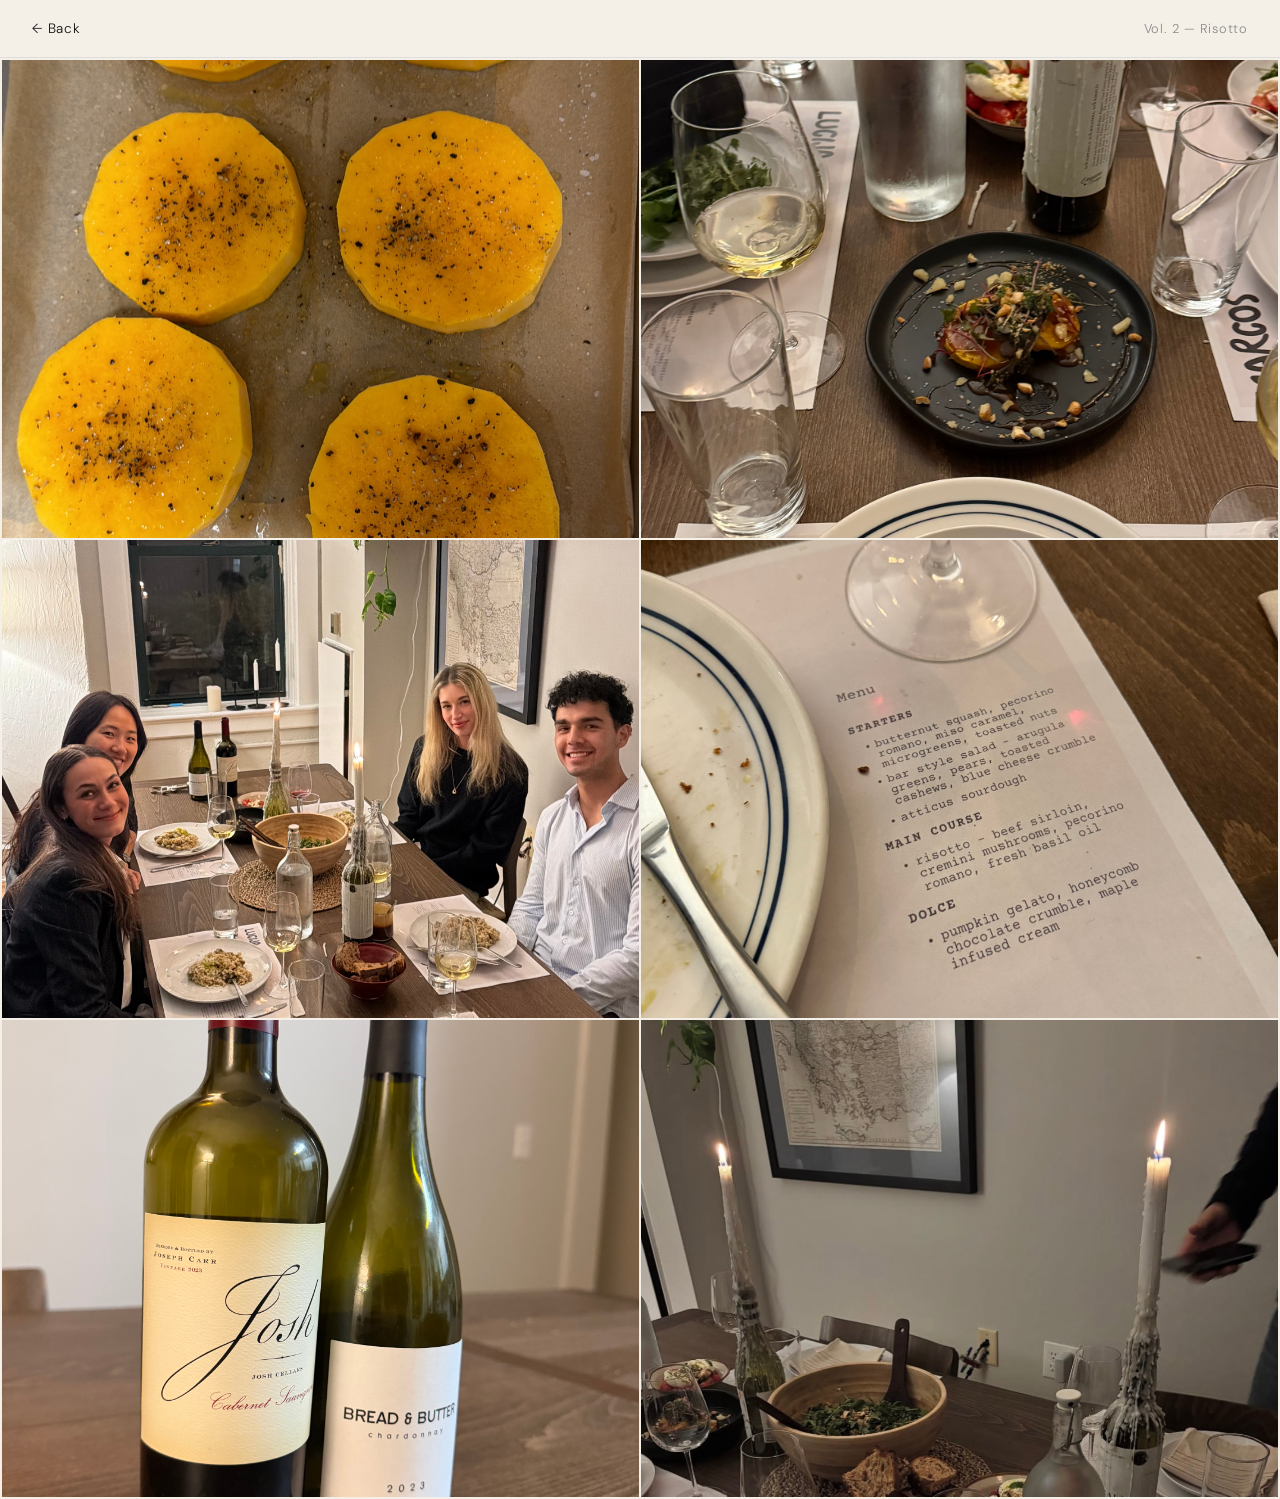
<file: dinner-2.html>
<!DOCTYPE html>
<html lang="en">
<head>
  <meta charset="UTF-8">
  <meta name="viewport" content="width=device-width, initial-scale=1.0">
  <title>Vol. 2 — Enoteca</title>
  <link rel="preconnect" href="https://fonts.googleapis.com">
  <link rel="preconnect" href="https://fonts.gstatic.com" crossorigin>
  <link href="https://fonts.googleapis.com/css2?family=DM+Sans:ital,wght@0,300;0,400;0,500;1,300&display=swap" rel="stylesheet">
  <link rel="stylesheet" href="gallery.css">
</head>
<body>
  <header class="bar">
    <a href="index.html" class="back">&#x2190; Back</a>
    <span>Vol. 2 — Risotto</span>
  </header>
  <div class="grid">
    <img src="images/pictures for vol2/10FAF883-24DD-491F-8FA4-E27E6211E3F1.jpg" alt="">
    <img src="images/pictures for vol2/IMG_1887.jpeg" alt="">
    <img src="images/pictures for vol2/IMG_1893.jpeg" alt="">
    <img src="images/pictures for vol2/IMG_1898.jpeg" alt="">
    <img src="images/pictures for vol2/IMG_1904.jpeg" alt="">
    <img src="images/pictures for vol2/IMG_9710.jpg" alt="" style="object-position: top;">
  </div>
</body>
</html>
</file>
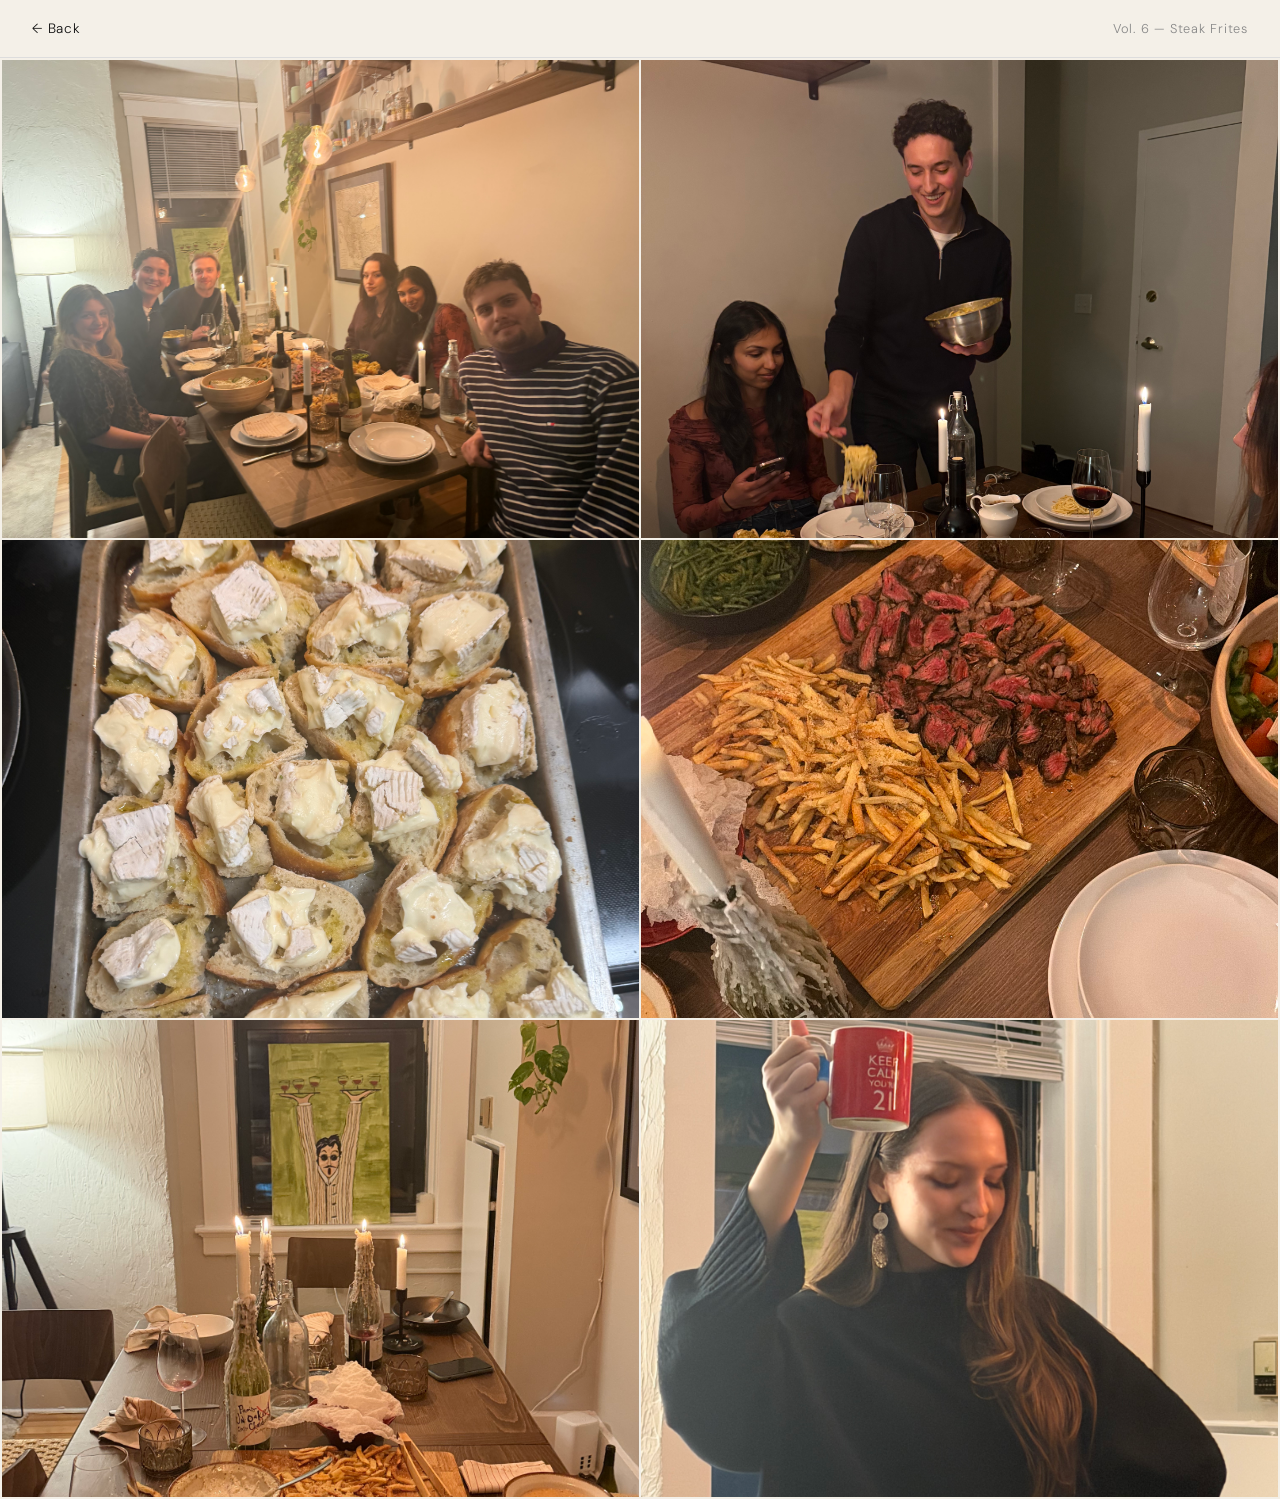
<file: dinner-5.html>
<!DOCTYPE html>
<html lang="en">
<head>
  <meta charset="UTF-8">
  <meta name="viewport" content="width=device-width, initial-scale=1.0">
  <title>Vol. 5 — Enoteca</title>
  <link rel="preconnect" href="https://fonts.googleapis.com">
  <link rel="preconnect" href="https://fonts.gstatic.com" crossorigin>
  <link href="https://fonts.googleapis.com/css2?family=DM+Sans:ital,wght@0,300;0,400;0,500;1,300&display=swap" rel="stylesheet">
  <link rel="stylesheet" href="gallery.css">
</head>
<body>
  <header class="bar">
    <a href="index.html" class="back">&#x2190; Back</a>
    <span>Vol. 6 — Steak Frites</span>
  </header>
  <div class="grid">
    <img src="images/steak frites/IMG_4929.jpeg" alt="">
    <img src="images/steak frites/IMG_6787.jpeg" alt="" style="object-position: 50% 25%;">
    <img src="images/steak frites/IMG_6798.jpeg" alt="">
    <img src="images/steak frites/IMG_6845.jpeg" alt="">
    <img src="images/steak frites/IMG_6858.jpeg" alt="">
    <img src="images/steak frites/IMG_6903.jpeg" alt="">
  </div>
</body>
</html>
</file>
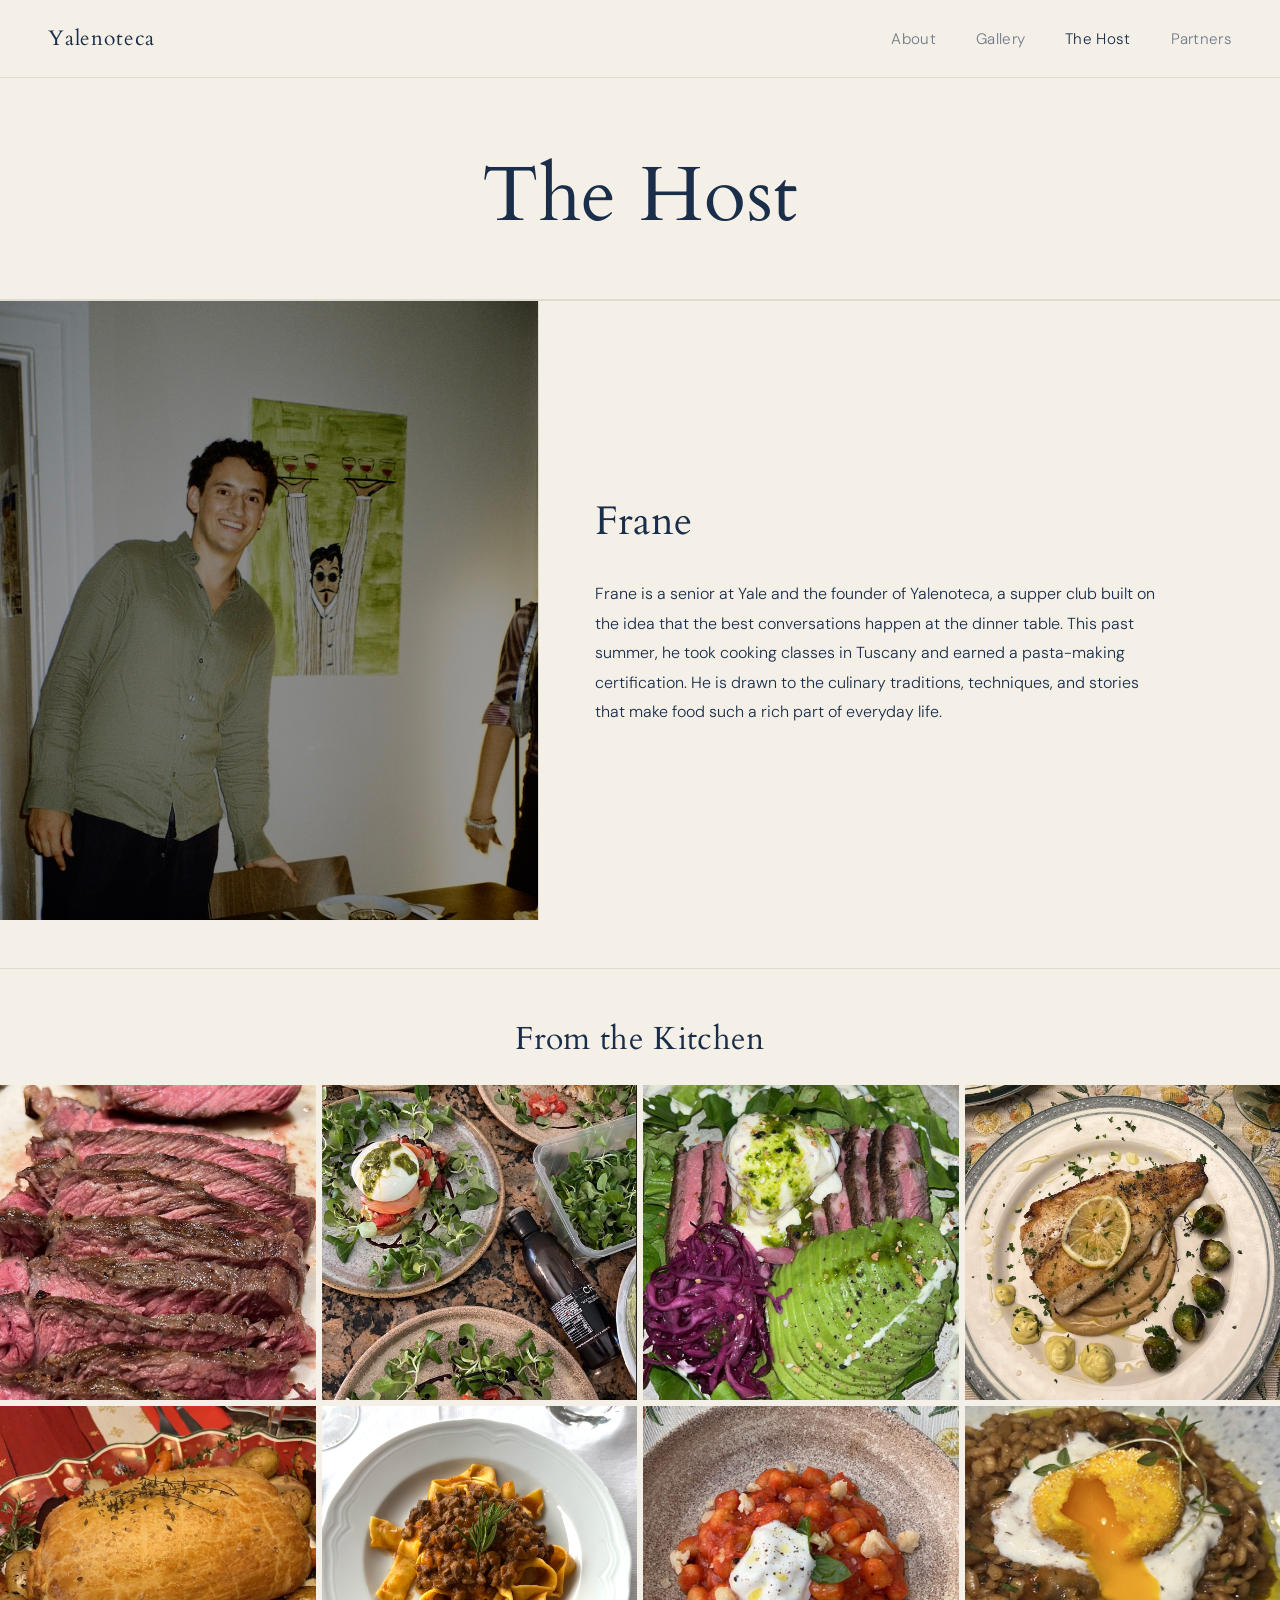
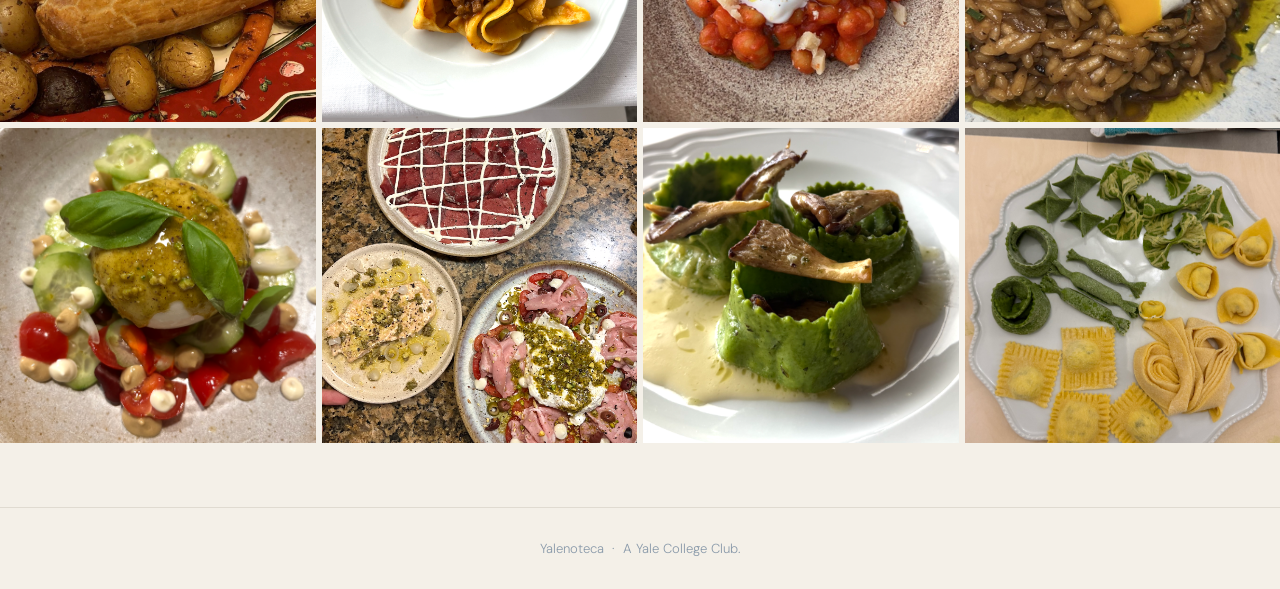
<file: host.html>
<!DOCTYPE html>
<html lang="en">
<head>
  <meta charset="UTF-8">
  <meta name="viewport" content="width=device-width, initial-scale=1.0">
  <title>The Host — Yalenoteca</title>
  <link rel="preconnect" href="https://fonts.googleapis.com">
  <link rel="preconnect" href="https://fonts.gstatic.com" crossorigin>
  <link href="https://fonts.googleapis.com/css2?family=Cardo:ital,wght@0,400;0,700;1,400&family=DM+Sans:wght@300;400&family=Lora:ital,wght@0,400;0,500;0,600;1,400;1,500&family=Cormorant+Garamond:ital,wght@0,300;0,400;0,500;0,600;1,300;1,400&display=swap" rel="stylesheet">
  <link rel="stylesheet" href="gallery-page.css">
  <!-- Google tag (gtag.js) -->
  <script async src="https://www.googletagmanager.com/gtag/js?id=G-NR1KRSPYT8"></script>
  <script>
    window.dataLayer = window.dataLayer || [];
    function gtag(){dataLayer.push(arguments);}
    gtag('js', new Date());
    gtag('config', 'G-NR1KRSPYT8');
  </script>
  <style>
    .host {
      display: grid;
      grid-template-columns: 42% 58%;
      border-top: 1px solid var(--line);
      height: 620px;
      max-width: 1400px;
      margin: 0 auto;
    }

    .host__text p {
      max-width: 560px;
    }

    .host__image {
      overflow: hidden;
      height: 100%;
    }

    .host__image img {
      width: 100%;
      height: 100%;
      object-fit: cover;
      object-position: 50% 15%;
    }

    .host__text {
      padding: 3.5rem;
      display: flex;
      flex-direction: column;
      justify-content: center;
      gap: 1.4rem;
      border-left: 1px solid var(--line);
    }

    .host__name {
      font-family: 'Cardo', Georgia, serif;
      font-size: clamp(1.8rem, 3.5vw, 2.5rem);
      font-weight: 400;
      font-style: normal;
      letter-spacing: 0.01em;
      color: var(--ink);
      margin-bottom: 0.5rem;
    }

    .host__text p {
      font-family: 'DM Sans', sans-serif;
      font-size: 1rem;
      font-weight: 300;
      line-height: 1.85;
      color: var(--ink);
    }

    @media (max-width: 768px) {
      .host {
        grid-template-columns: 1fr;
      }
      .host__image {
        height: 400px;
      }
      .host__text {
        border-left: none;
        border-top: 1px solid var(--line);
        padding: 2rem 1.5rem;
      }
    }

    .food-grid {
      display: grid;
      grid-template-columns: repeat(4, 1fr);
      gap: 6px;
      padding: 0 0 4rem;
    }

    .food-grid__item {
      overflow: hidden;
      aspect-ratio: 1;
    }

    .food-grid__item img {
      width: 100%;
      height: 100%;
      object-fit: cover;
      object-position: center;
      transition: transform 0.6s ease;
    }

    .food-grid__item:hover img {
      transform: scale(1.08);
    }

    @media (max-width: 768px) {
      .food-grid {
        grid-template-columns: repeat(2, 1fr);
      }
    }
  </style>
</head>
<body>

  <nav class="nav">
    <a href="index.html" class="nav__logo">Yalenoteca</a>
    <ul class="nav__links">
      <li><a href="index.html">About</a></li>
      <li><a href="gallery.html">Gallery</a></li>
      <li><a href="host.html" class="nav__active">The Host</a></li>
      <li><a href="partners.html">Partners</a></li>
    </ul>
  </nav>

  <header class="gallery-header">
    <h1>The Host</h1>
  </header>

  <div class="host">
    <div class="host__image">
      <img src="images/Host image/62205b32-4b0e-40b8-a236-56c798fa2126.jpg" alt="Frane Marusic">
    </div>
    <div class="host__text">
      <h2 class="host__name">Frane</h2>
      <p>Frane is a senior at Yale and the founder of Yalenoteca, a supper club built on the idea that the best conversations happen at the dinner table. This past summer, he took cooking classes in Tuscany and earned a pasta-making certification. He is drawn to the culinary traditions, techniques, and stories that make food such a rich part of everyday life.</p>
    </div>
  </div>

  <div class="kitchen-label">
    <p>From the Kitchen</p>
  </div>

  <div class="food-grid">
    <div class="food-grid__item"><img src="images/host/food/IMG_7601.jpg" alt=""></div>
    <div class="food-grid__item"><img src="images/host/food/IMG_7602.jpg" alt=""></div>
    <div class="food-grid__item"><img src="images/host/food/IMG_7603.jpg" alt=""></div>
    <div class="food-grid__item"><img src="images/host/food/IMG_7604.jpg" alt=""></div>
    <div class="food-grid__item"><img src="images/host/food/IMG_7605.jpg" alt=""></div>
    <div class="food-grid__item"><img src="images/host/food/Screenshot-2026-10-06-at-12.40.21-PM.png" alt=""></div>
    <div class="food-grid__item"><img src="images/host/food/Screenshot-2026-10-06-at-12.41.34-PM.png" alt=""></div>
    <div class="food-grid__item"><img src="images/host/food/Screenshot-2026-10-06-at-12.41.43-PM.png" alt=""></div>
    <div class="food-grid__item"><img src="images/host/food/Screenshot-2026-10-06-at-12.43.04-PM.png" alt=""></div>
    <div class="food-grid__item"><img src="images/host/food/Screenshot-2026-10-06-at-12.45.10-PM.png" alt=""></div>
    <div class="food-grid__item"><img src="images/host/food/Screenshot-2026-10-06-at-12.51.40-PM.png" alt=""></div>
    <div class="food-grid__item"><img src="images/host/food/IMG_2284.jpeg" alt="" style="transform: scale(1.25); object-position: center;"></div>
  </div>

  <footer class="gallery-footer">
    <p>Yalenoteca &nbsp;·&nbsp; A Yale College Club.</p>
  </footer>

</body>
</html>
</file>
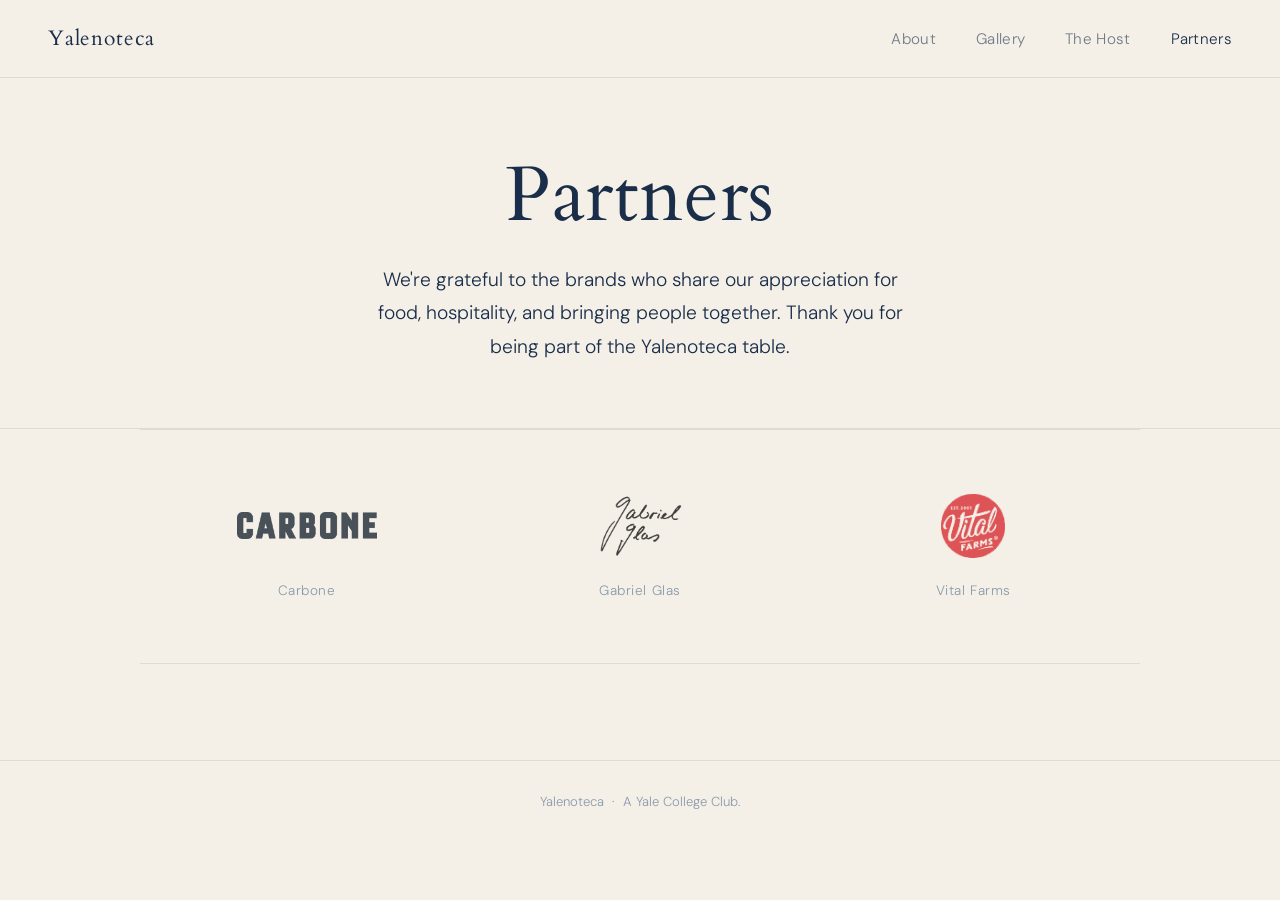
<file: partners.html>
<!DOCTYPE html>
<html lang="en">
<head>
  <meta charset="UTF-8">
  <meta name="viewport" content="width=device-width, initial-scale=1.0">
  <title>Partners — Yalenoteca</title>
  <link rel="preconnect" href="https://fonts.googleapis.com">
  <link rel="preconnect" href="https://fonts.gstatic.com" crossorigin>
  <link href="https://fonts.googleapis.com/css2?family=Cardo:ital,wght@0,400;0,700;1,400&family=DM+Sans:wght@300;400&family=Lora:ital,wght@0,400;0,500;1,400&display=swap" rel="stylesheet">
  <link rel="stylesheet" href="gallery-page.css">
  <!-- Google tag (gtag.js) -->
  <script async src="https://www.googletagmanager.com/gtag/js?id=G-NR1KRSPYT8"></script>
  <script>
    window.dataLayer = window.dataLayer || [];
    function gtag(){dataLayer.push(arguments);}
    gtag('js', new Date());
    gtag('config', 'G-NR1KRSPYT8');
  </script>
  <style>
    :root {
      --cardo: 'Cardo', Georgia, serif;
    }

    .partners-grid {
      display: grid;
      grid-template-columns: repeat(3, 1fr);
      border-top: 1px solid var(--line);
      max-width: 1000px;
      margin: 0 auto 6rem;
    }

    .partner-card {
      padding: 4rem 3rem;
      border-bottom: 1px solid var(--line);
      display: flex;
      flex-direction: column;
      align-items: center;
      justify-content: center;
      gap: 1.5rem;
      text-align: center;
    }

    .partner-card:nth-child(odd) {
      border-right: none;
    }

    /* Partners header */
    .partners-header {
      padding: 5rem 3rem 4rem;
      border-bottom: 1px solid var(--line);
      text-align: center;
    }

    .partners-header__label {
      font-family: var(--font);
      font-size: 0.65rem;
      letter-spacing: 0.28em;
      text-transform: uppercase;
      color: var(--grey);
      margin-bottom: 1.5rem;
    }

    .partners-header__title {
      font-family: var(--cardo);
      font-size: clamp(3rem, 6vw, 5rem);
      font-weight: 400;
      color: var(--ink);
      line-height: 1;
      letter-spacing: 0.01em;
      margin-bottom: 0;
    }

    .partners-header__sub {
      font-family: 'DM Sans', sans-serif;
      font-size: clamp(1rem, 2vw, 1.2rem);
      font-weight: 300;
      line-height: 1.75;
      color: var(--ink);
      max-width: 560px;
      margin: 1.75rem auto 0;
    }

    .partner-card__logo {
      height: 64px;
      width: auto;
      max-width: 140px;
      object-fit: contain;
      mix-blend-mode: multiply;
      opacity: 0.75;
      transition: opacity 0.3s;
    }

    .partner-card:hover .partner-card__logo {
      opacity: 1;
    }

    .partner-card__name {
      font-family: 'DM Sans', sans-serif;
      font-size: 0.85rem;
      font-weight: 300;
      letter-spacing: 0.04em;
      text-transform: none;
      color: var(--grey);
    }

    @media (max-width: 768px) {
      .partners-grid {
        grid-template-columns: 1fr;
        border-top: none;
      }
      .partner-card {
        padding: 2.5rem 2rem;
        border-bottom: none;
      }
      .partner-card__logo {
        height: 48px;
        max-width: 120px;
      }
    }
  </style>
</head>
<body>

  <nav class="nav">
    <a href="index.html" class="nav__logo">Yalenoteca</a>
    <ul class="nav__links">
      <li><a href="index.html">About</a></li>
      <li><a href="gallery.html">Gallery</a></li>
      <li><a href="host.html">The Host</a></li>
      <li><a href="partners.html" class="nav__active">Partners</a></li>
    </ul>
  </nav>

  <header class="partners-header">
    <h1 class="partners-header__title">Partners</h1>
    <p class="partners-header__sub">We're grateful to the brands who share our appreciation for food, hospitality, and bringing people together. Thank you for being part of the Yalenoteca table.</p>
  </header>

  <div class="partners-grid">
    <a class="partner-card" href="https://www.carbonefinefood.com/" target="_blank" rel="noopener">
      <img class="partner-card__logo" src="images/partners/carbone.avif" alt="Carbone">
      <span class="partner-card__name">Carbone</span>
    </a>
    <a class="partner-card" href="https://www.mygabrielglas.com/" target="_blank" rel="noopener">
      <img class="partner-card__logo" src="images/partners/gabriel-glas.png" alt="Gabriel Glas">
      <span class="partner-card__name">Gabriel Glas</span>
    </a>
    <a class="partner-card" href="https://vitalfarms.com/" target="_blank" rel="noopener">
      <img class="partner-card__logo" src="images/partners/vital-farms.png" alt="Vital Farms">
      <span class="partner-card__name">Vital Farms</span>
    </a>
  </div>

  <footer class="gallery-footer">
    <p>Yalenoteca &nbsp;·&nbsp; A Yale College Club.</p>
  </footer>

</body>
</html>
</file>
<file: gallery.css>
*, *::before, *::after { box-sizing: border-box; margin: 0; padding: 0; }

:root {
  --bg: #f4f0e8;
  --black: #111;
  --grey: #888;
  --font: 'DM Sans', system-ui, sans-serif;
}

body {
  background: var(--bg);
  color: var(--black);
  font-family: var(--font);
  font-weight: 300;
  -webkit-font-smoothing: antialiased;
}

.bar {
  display: flex;
  align-items: center;
  justify-content: space-between;
  padding: 1.25rem 2rem;
  border-bottom: 1px solid #ddd;
  position: sticky;
  top: 0;
  background: var(--bg);
  z-index: 10;
  font-size: 0.8rem;
  letter-spacing: 0.06em;
  color: var(--grey);
}

.back {
  color: var(--black);
  text-decoration: none;
  font-size: 0.85rem;
}

.back:hover {
  opacity: 0.6;
}

.grid {
  display: grid;
  grid-template-columns: 1fr 1fr;
  gap: 2px;
  padding: 2px;
}

.grid img {
  width: 100%;
  aspect-ratio: 4 / 3;
  object-fit: cover;
  display: block;
}

@media (max-width: 600px) {
  .grid {
    grid-template-columns: 1fr;
  }
}
</file>
<file: gallery-page.css>
*, *::before, *::after {
  box-sizing: border-box;
  margin: 0;
  padding: 0;
}

:root {
  --bg: #f4f0e8;
  --ink: #1a2e4a;
  --grey: #8a9aaa;
  --line: #e0dbd1;
  --font: 'Lora', Georgia, serif;
  --serif: 'Cormorant Garamond', Georgia, serif;
  --cardo: 'Cardo', Georgia, serif;
}

html { scroll-behavior: smooth; }

body {
  background: var(--bg);
  color: var(--ink);
  font-family: var(--font);
  font-weight: 300;
  -webkit-font-smoothing: antialiased;
}

img { display: block; width: 100%; }
a { color: inherit; text-decoration: none; }
ul { list-style: none; }

/* Nav */
.nav {
  display: flex;
  justify-content: space-between;
  align-items: center;
  padding: 1.5rem 3rem;
  position: sticky;
  top: 0;
  background: var(--bg);
  z-index: 10;
  border-bottom: 1px solid var(--line);
}

.nav__logo {
  font-family: var(--cardo);
  font-size: 1.3rem;
  font-weight: 400;
  color: var(--ink);
  letter-spacing: 0.04em;
}

.nav__links {
  display: flex;
  gap: 2.5rem;
}

.nav__links a {
  font-family: 'DM Sans', sans-serif;
  font-size: 0.95rem;
  font-weight: 300;
  letter-spacing: 0.02em;
  text-transform: none;
  color: var(--ink);
  opacity: 0.6;
  transition: opacity 0.2s;
}

.nav__links a:hover,
.nav__links a.nav__active { opacity: 1; color: var(--ink); }

/* Header */
.gallery-header {
  padding: 5rem 3rem 4rem;
  text-align: center;
  border-bottom: 1px solid var(--line);
}

.gallery-header h1 {
  font-family: var(--cardo);
  font-size: clamp(3rem, 6vw, 5rem);
  font-weight: 400;
  font-style: normal;
  color: var(--ink);
  letter-spacing: 0.01em;
  line-height: 1;
}

/* Quote */
.gallery-quote {
  padding: 3rem 2.5rem 2rem;
  text-align: center;
}

.gallery-quote p {
  font-family: 'DM Sans', sans-serif;
  font-size: clamp(1rem, 2vw, 1.2rem);
  font-weight: 300;
  font-style: normal;
  color: var(--ink);
  line-height: 1.75;
  max-width: 560px;
  margin: 0 auto;
}

/* Grid */
.gallery-grid {
  display: grid;
  grid-template-columns: repeat(3, 1fr);
  gap: 16px;
  max-width: 1100px;
  margin: 0 auto;
  padding: 0 2.5rem 6rem;
}

.gallery-item {
  overflow: hidden;
  aspect-ratio: 4 / 3;
}

.gallery-item img {
  width: 100%;
  height: 100%;
  object-fit: cover;
  object-position: center;
  transition: transform 0.6s ease;
}

.gallery-item img:hover {
  transform: scale(1.08);
}

/* Kitchen label */
.kitchen-label {
  padding: 3rem 2.5rem 1.5rem;
  text-align: center;
  border-top: 1px solid var(--line);
  margin-top: 3rem;
}

.kitchen-label p {
  font-family: var(--cardo);
  font-size: clamp(1.6rem, 2.5vw, 2.2rem);
  font-weight: 400;
  font-style: normal;
  letter-spacing: 0.01em;
  color: var(--ink);
}

/* Photo strip */
.strip-wrapper {
  border-bottom: 1px solid var(--line);
}

.strip {
  position: relative;
  overflow: hidden;
  line-height: 0;
  height: 380px;
}

.strip__track {
  display: flex;
  height: 100%;
  transition: transform 0.5s cubic-bezier(0.4, 0, 0.2, 1);
}

.strip__track img {
  flex: 0 0 33.333%;
  height: 100%;
  object-fit: cover;
  object-position: center;
}

.strip__btn {
  position: absolute;
  top: 50%;
  transform: translateY(-50%);
  background: rgba(244, 240, 232, 0.88);
  border: 1px solid rgba(0, 0, 0, 0.08);
  cursor: pointer;
  width: 40px;
  height: 40px;
  border-radius: 50%;
  display: flex;
  align-items: center;
  justify-content: center;
  font-size: 1rem;
  color: var(--ink);
  line-height: 1;
  transition: background 0.2s;
  z-index: 2;
}

.strip__btn--prev { left: 1rem; }
.strip__btn--next { right: 1rem; }
.strip__btn:hover { background: rgba(244, 240, 232, 1); }
.strip__btn:disabled { opacity: 0.2; cursor: default; pointer-events: none; }

/* Footer */
.gallery-footer {
  padding: 2rem 2.5rem;
  border-top: 1px solid var(--line);
  text-align: center;
  font-family: 'DM Sans', sans-serif;
  font-weight: 300;
  font-size: 0.82rem;
  color: var(--grey);
}

/* Responsive */
@media (max-width: 768px) {
  .nav {
    padding: 1rem 1.2rem;
  }

  .nav__logo {
    flex-shrink: 0;
    font-size: 1.1rem;
  }

  .nav__links {
    gap: 0.75rem;
  }

  .nav__links a {
    font-size: 0.58rem;
    letter-spacing: 0.01em;
    white-space: nowrap;
  }

  .gallery-grid {
    grid-template-columns: repeat(2, 1fr);
    gap: 10px;
    padding: 0 1rem 4rem;
  }
}

@media (max-width: 480px) {
  .gallery-grid {
    grid-template-columns: 1fr;
  }
}
</file>
